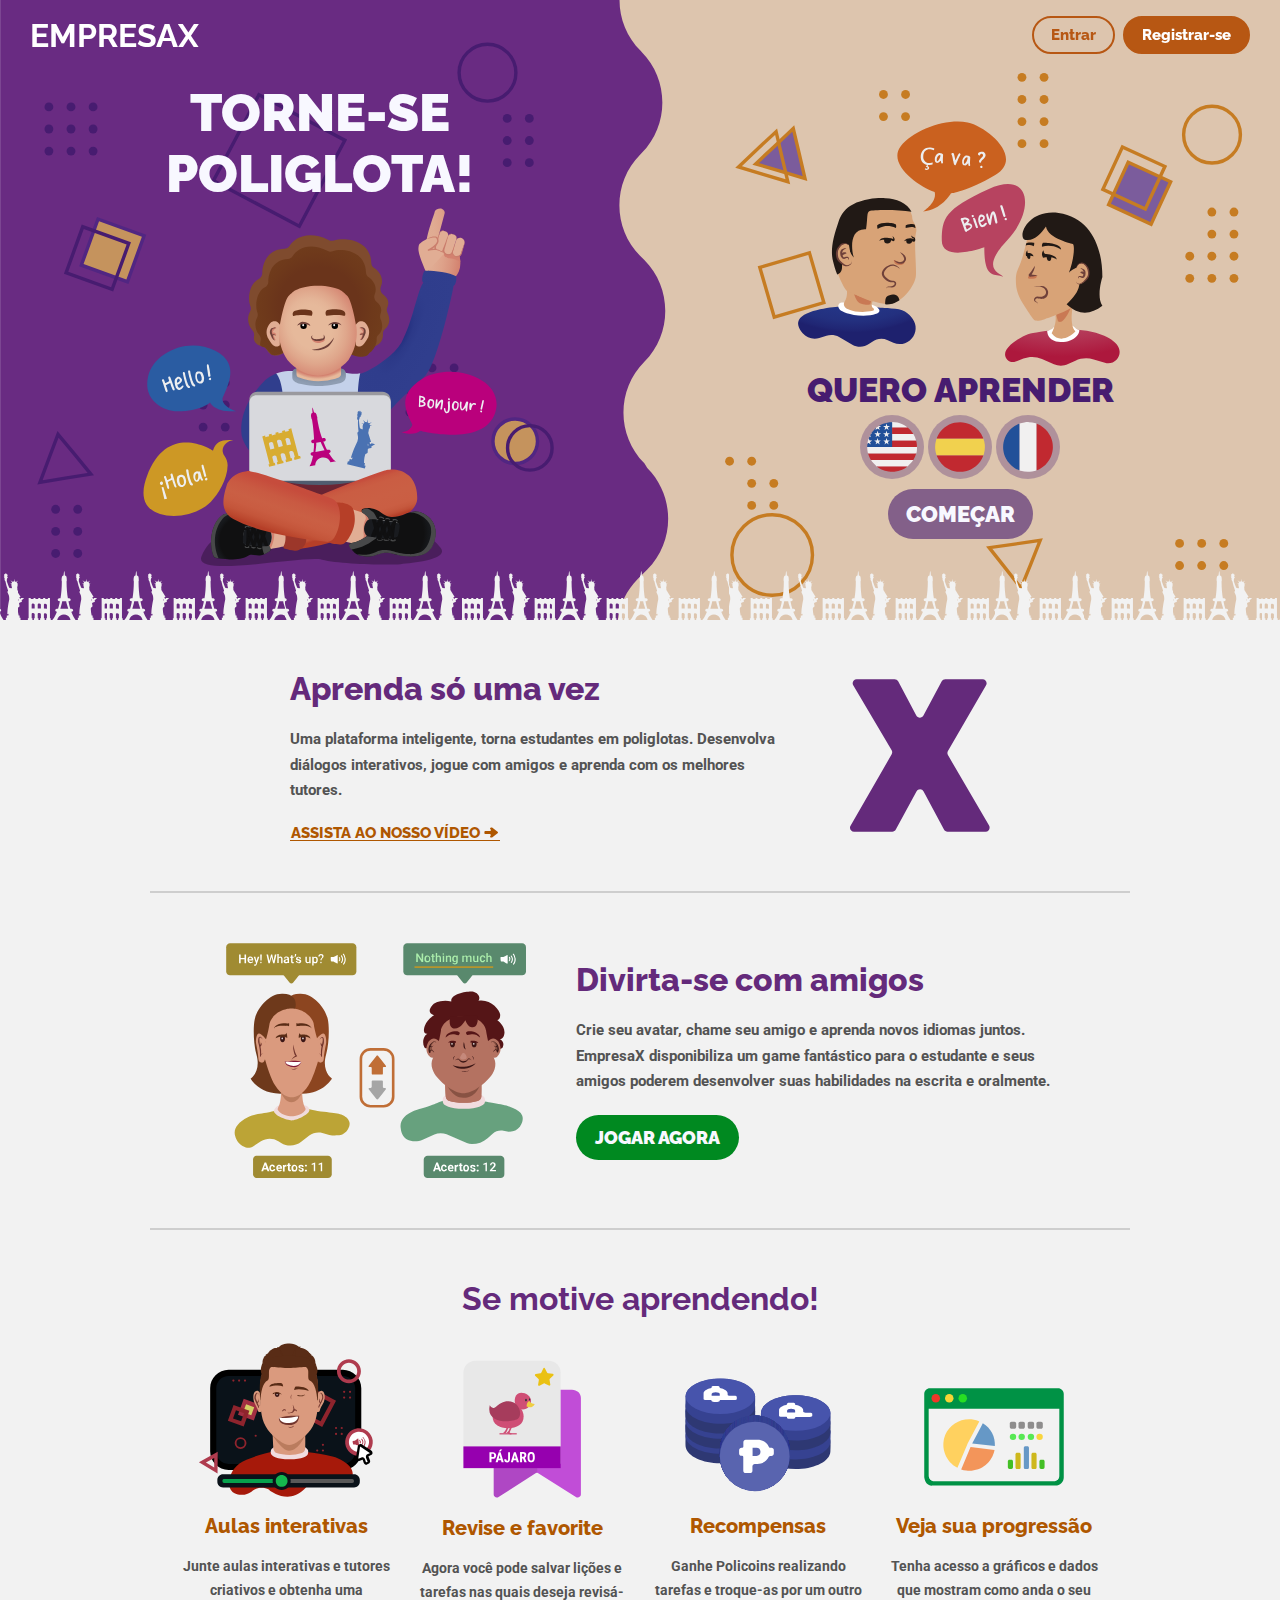
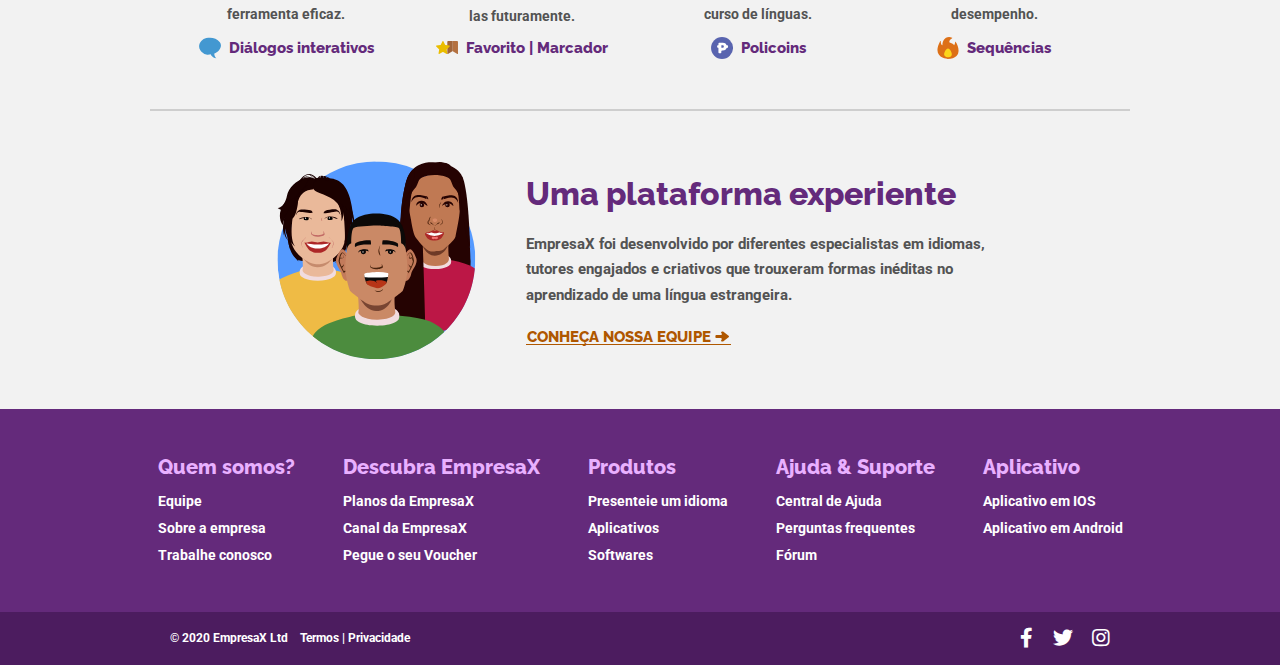
<file: index.html>
<!DOCTYPE html>
<html lang="en">
<head>
    <meta charset="UTF-8">
    <title>EmpresaX - Aprenda novas línguas</title>
    
    <link rel="stylesheet" href="nav-bar.css">
    <link rel="stylesheet" href="nav-bar-mediaqueries.css">
    <link rel="stylesheet" href="container-background.css">
    <link rel="stylesheet" href="container-banner.css">
    <link rel="stylesheet" href="container-mediaqueries.css">
    <link rel="stylesheet" href="paises.css">
    <link rel="stylesheet" href="videoempresa.css">
    <link rel="stylesheet" href="videoempresa-mediaqueries.css">
    <link rel="stylesheet" href="infos.css">
    <link rel="stylesheet" href="infos-mediaqueries.css">
    <link rel="stylesheet" href="infos2.css">
    <link rel="stylesheet" href="infos2-mediaqueries.css">
    <link rel="stylesheet" href="info-especializada.css">
    <link rel="stylesheet" href="info-especializada-mediaqueries.css">
    <link rel="stylesheet" href="footer.css">
    <link rel="stylesheet" href="footer-mediaqueries.css">
    <link rel="stylesheet" href="worldlang.css">
    
    <meta name="viewport" content="width=device-width, initial-scale=1">
    
    <!-- Font Awesome -->
    
    <link rel="stylesheet" href="font-awesome/css/all.min.css">
    
    <!-- Google Fonts -->
    
    <link href="https://fonts.googleapis.com/css2?family=Raleway:wght@800;900&display=swap" rel="stylesheet">
    <link href="https://fonts.googleapis.com/css2?family=Roboto:wght@300&display=swap" rel="stylesheet">
    
</head>
<body>

    <nav class="nav-bar-big">
        <nav class="nav-bar">
           <nav class="nav-bar-center">
                <h1>EMPRESAX</h1>
                
                <div class="xis">
                    <div class="menu-bar"></div>
                    <div class="menu-bar"></div>
                </div>
                
                <div class="menu">
                    <div class="menu-bar"></div>
                    <div class="menu-bar"></div>
                    <div class="menu-bar"></div>
                </div>
                
                <div class="buttoms">
                    <a href="login.html"><button class="login">Entrar</button></a>
                    <a href="register.html"><button class="register">Registrar-se</button></a>
                </div>
           </nav>
           
           <div class="nav-bar-info">
                <div class="nav-bar-info-center">
                    <a href="login.html">
                        <h1>Entrar</h1>
                    </a>
                    <a href="register.html">
                        <h1>Registrar-se</h1>
                    </a>
                </div>
           </div>
           
        </nav>
    </nav>
    
    <div class="container">
        <div class="background">
            <div class="bottom1">
                <img class="fig1" src="objetos/bolinhas_dois.svg" alt="">
            </div>
            <div class="bottom2">
                <img class="fig2" src="objetos/quadrado_um.svg" alt="">
            </div>
            <div class="bottom3">
                <img class="fig3" src="objetos/quadrado_dois.svg" alt="">
            </div>
            <div class="bottom4">
                <img class="fig4" src="objetos/figura_um.svg" alt="">
            </div>
            <div class="bottom5">
                <img class="fig5" src="objetos/figura_dois.svg" alt="">
            </div>      
            <div class="bottom6">
                <img class="fig6" src="objetos/bola_dois.svg" alt="">
            </div>
            <div class="bottom7">
                <img class="fig7" src="objetos/bolinhas_dois.svg" alt="">
            </div>
            <div class="bottom8">
                <img class="fig8" src="objetos/bolinhas_um.svg" alt="">
            </div>
            <div class="bottom10">
                <img class="fig10" src="objetos/triangulo_tres.svg" alt="">
            </div>            
            <div class="bottom11">
                <img class="fig11" src="objetos/bolinhas_cinco.svg" alt="">
            </div>
            <div class="bottom12">
                <img class="fig12" src="objetos/bolinhas_quatro.svg" alt="">
            </div>
            <div class="bottom13">
                <img class="fig13" src="objetos/bolinhas_sete.svg" alt="">
            </div>
            <div class="bottom14">
                <img class="fig14" src="objetos/bolinhas_seis.svg" alt="">
            </div>
            <div class="bottom15">
                <img class="fig15" src="objetos/bolinhas_oito.svg" alt="">
            </div>
            <div class="bottom16">
                <img class="fig16" src="objetos/bola_quatro.svg" alt="">
            </div>
            <div class="bottom17">
                <img class="fig17" src="objetos/bola_tres.svg" alt="">
            </div>
            <div class="bottom18">
                <img class="fig18" src="objetos/quadrado_quatro.svg" alt="">
            </div>
            <div class="bottom19">
                <img class="fig19" src="objetos/triangulo_um.svg" alt="">
            </div>
            <div class="bottom20">
                <img class="fig20" src="objetos/quadrado_tres.svg" alt="">
            </div>

            <!-- BORDAS -->

            <div class="bordas">
                <img class="bordas-img" src="objetos/bordas.svg" alt="">
            </div>

            <!-- BORDAS -->

        </div>

        <!-- ******************* BANNER ******************* -->

        <div class="banner">
                <nav class="nav-intercept"></nav>
                <div class="banner-center-info">
                    <div class="banner-info">
                        <div class="banner-text-info">
                            <h1>TORNE-SE POLIGLOTA!</h1>
                        </div>
                        <div class="banner-image-info">
                            <img class="garoto" src="objetos/garoto-banner.svg" alt="">
                        </div>
                    </div>
                </div>
                <div class="bordarodape">

                </div>
                <div class="banner-center-lang">
                    <div class="banner-lang">
                       <div class="banner-image-lang">
                            <img class="conversa" src="objetos/conversa.svg" alt="">
                        </div>
                        <div class="banner-lang-text">
                            <h1>QUERO APRENDER</h1>
                        </div>
                        <div class="paises">
                            <div class="paises-center">
                                <div class="ingles">
                                    <img src="objetos/ingles.svg" alt="">
                                </div>
                                <div class="espanhol">
                                    <img src="objetos/espanhol.svg" alt="">
                                </div>
                                <div class="frances">
                                    <img src="objetos/frances.svg" alt="">
                                </div>
                            </div>
                        </div>
                        <a class="linguaselecionada">
                            <button class="button">
                                COMEÇAR
                            </button>
                        </a> 

                    </div>
                </div>
                <footer></footer>
            </div>
        </div>

    <div class="videoempresa">
        <div class="empresa-center">
            <div class="empresa">

                <div class="empresa-text">
                    <h1>Aprenda só uma vez</h1>
                    <h3>Uma plataforma inteligente, torna estudantes em poliglotas. Desenvolva diálogos interativos, jogue com amigos e aprenda com os melhores tutores.</h3>
                    <a href="#">assista ao nosso vídeo <img src="objetos/seta.svg" alt=""></a>
                </div>
                
                <div class="empresa-img">
                    <img src="objetos/empresax.svg" alt="">
                </div>
                
            </div>
        </div>
    </div>
   
    <!-- BORDAS -->
    
    <div class="back-borda">
        <div class="borda-article"></div> 
    </div>
    
    <!-- BORDAS --> 
   
    <div class="infos">
        <div class="game-center">
            <div class="game">
                <div class="game-img">
                    <img src="objetos/game.svg" alt="">
                </div>
                <div class="game-text">
                    <h1>Divirta-se com amigos</h1>
                    <h3>Crie seu avatar, chame seu amigo e aprenda novos idiomas juntos. EmpresaX disponibiliza um game fantástico para o estudante e seus amigos poderem desenvolver suas habilidades na escrita e oralmente.</h3>
                    <button>jogar agora</button>
                </div>
            </div>
        </div>
    </div>

    <!-- BORDAS -->
    
    <div class="back-borda">
        <div class="borda-article"></div> 
    </div>
    
    <!-- BORDAS --> 
   
    <div class="infos2">
        
       <div class="fouritems-center">
          
           <div class="fouritems-text">
               <h1>Se motive aprendendo!</h1>
           </div>
           
           <article class="fouritems">
               
                <div class="interativo">
                   <div class="interativo-img">
                       <img src="objetos/fouritems-interativo.svg" alt="">
                   </div>                    
                    <div class="interativo-text">
                        <h1>Aulas interativas</h1>
                        <h3>Junte aulas interativas e tutores criativos e obtenha uma ferramenta eficaz.</h3>
                        <h4><img src="objetos/dialogo.svg" alt=""> &nbsp; Diálogos interativos</h4>
                    </div>
                </div>
               
                <div class="favorito">
                    <div class="favorito-img">
                        <img src="objetos/fouritems-favorito.svg" alt="">
                    </div>                    
                    <div class="favorito-text">
                        <h1>Revise e favorite</h1>
                        <h3>Agora você pode salvar lições e tarefas nas quais deseja revisá-las futuramente.</h3>
                        <h4><img src="objetos/marcador.svg" alt=""> &nbsp; Favorito | Marcador</h4>
                    </div>
                </div>
               
                <div class="policoins">
                   <div class="policoins-img">
                       <img src="objetos/fouritems-policoins.svg" alt="">
                   </div>                    
                    <div class="policoins-text">
                        <h1>Recompensas</h1>
                        <h3>Ganhe Policoins realizando tarefas e troque-as por um outro curso de línguas.</h3>
                        <h4><img src="objetos/policoin.svg" alt=""> &nbsp; Policoins</h4>
                    </div>
                </div>
               
                <div class="grafico">
                    <div class="grafico-img">
                        <img src="objetos/fouritems-grafico.svg" alt="">
                    </div>
                    <div class="grafico-text">
                        <h1>Veja sua progressão</h1>
                        <h3>Tenha acesso a gráficos e dados que mostram como anda o seu desempenho.</h3>
                        <h4><img src="objetos/sequencia.svg" alt=""> &nbsp; Sequências</h4>
                    </div>
                </div>
                
            </article>
       </div>
    </div>
    
    <!-- BORDAS -->
    
    <div class="back-borda">
        <div class="borda-article"></div> 
    </div>
    
    <!-- BORDAS -->  
    
    <div class="info-especializada">
        <div class="especializada-center">
            <div class="especializada">
                <div class="especializada-img">
                    <img src="objetos/equipe.svg" alt="">
                </div>
                <div class="especializada-text">
                    <h1>Uma plataforma experiente</h1>
                    <h3>EmpresaX foi desenvolvido por diferentes especialistas em idiomas, tutores engajados e criativos que trouxeram formas inéditas no aprendizado de uma língua estrangeira.</h3>
                    <a href="equipe.html">conheça nossa equipe <img src="objetos/seta.svg" alt=""></a>
                </div>
            </div>
        </div>
    </div>
    
    <div class="footer-center">
       
        <footer class="footer">        
            
            <div class="blockall1">
                
                <div class="block1">
                    <h1>Quem somos?</h1>
                    <h2><a href="">Equipe</a></h2>
                    <h2><a href="">Sobre a empresa</a></h2>
                    <h2><a href="">Trabalhe conosco</a></h2>
                </div>

                <div class="block2">
                    <h1>Descubra EmpresaX</h1>
                    <h2><a href="">Planos da EmpresaX</a></h2>
                    <h2><a href="">Canal da EmpresaX</a></h2>
                    <h2><a href="">Pegue o seu Voucher</a></h2>
                </div>
                
            </div>
                
            <div class="blockall2">
                
                <div class="block3">
                    <h1>Produtos</h1>
                    <h2><a href="">Presenteie um idioma</a></h2>
                    <h2><a href="">Aplicativos</a></h2>
                    <h2><a href="">Softwares</a></h2>
                </div>

                <div class="block4">
                    <h1>Ajuda & Suporte</h1>
                    <h2><a href="">Central de Ajuda</a></h2>
                    <h2><a href="">Perguntas frequentes</a></h2>
                    <h2><a href="">Fórum</a></h2>
                </div>
                
            </div>
                
            <div class="blockall3">
                
                <div class="block5">
                    <h1>Aplicativo</h1>
                    <h2><a href="">Aplicativo em IOS</a></h2>
                    <h2><a href="">Aplicativo em Android</a></h2>
                </div>
                
            </div>
            
        </footer> 
        
    </div>
     
    <div class="borda-footer">
        <div class="borda-footer-center">
            <div class="borda-text">
                <h1>© 2020 EmpresaX Ltd</h1>
                <h1>Termos | Privacidade</h1>
            </div>
            <div class="borda-medias">
                <ul>
                    <li><a href="" class="fab fa-facebook-f"></a></li>
                    <li><a href="" class="fab fa-twitter"></a></li>
                    <li><a href="" class="fab fa-instagram"></a></li>
                </ul>
            </div>
        </div>
    </div>
    
    <!-- JAVASCRIPT -->
    
    <script src="script.js"></script>
    <script src="nav-menu.js"></script>
    <script src="nav-intersection-observer.js"></script>
    <script src="nav-big-intersection-observer.js"></script>
</body>
</html>
</file>
<file: nav-bar.css>
@charset "UTF-8";
/* DECLARAÇÃO DE VARIÁVEIS */
:root {
  --nav-bar-color: #d7c5af;
  --menu-bar-color: #642a7b;
  --nav-bar-shadow: ;
  --info-display: none;
  --info-flex: none;
  --menu: block;
  --xis: none;
  --nav-bar-background-big: transparent;
  --nav-bar-color-big: white;
  --nav-bar-shadow-big: ;
  --buttom-color: white;
  --buttom-background: #b75713;
  --buttom-background-hover: #d46b21;
  --buttom-background-first: transparent;
  --buttom-color-first: white; }

/* VARIÁVEIS PARA TAMANHO PEQUENO */
.inverse {
  --menu-bar-color: #642a7b;
  --nav-bar-color: #d7c5af;
  --nav-bar-shadow: 0px 5px 7px rgba(0,0,0,0.07); }

.color {
  --menu-bar-color: white;
  --nav-bar-color: #642a7b;
  --nav-bar-shadow: 0px 5px 7px rgba(0,0,0,0.07); }

.display {
  --info-display: block;
  --info-flex: flex;
  --page-overflow: hidden;
  --menu: none;
  --xis: block; }

/* VARIÁVEIS PARA TAMANHO GRANDE */
.inverseBig {
  --nav-bar-background-big: #642a7b;
  --nav-bar-color-big: white;
  --nav-bar-shadow: 0px 5px 7px rgba(0,0,0,0.07); }

.inverseButtom {
  --buttom-background: white;
  --buttom-color: #642a7b;
  --buttom-background-hover: white;
  --buttom-background-inverse: rgba(255, 255, 255, 0.1);
  --buttom-color-inverse: #883fa5; }

/* TAMANHO GRANDE */
.login, .register {
  font-family: 'Raleway', sans-serif;
  font-weight: 800;
  border-radius: 25px;
  padding: 8px 17px;
  font-size: 15px;
  cursor: pointer; }

.login {
  background: var(--buttom-background-first);
  color: var(--buttom-background);
  border: 2px solid var(--buttom-background);
  margin: 0 4px;
  transition: color 0.25s ease, border 0.25s ease, background 0.25s ease; }

.login:hover {
  color: var(--buttom-background-hover);
  border: 2px solid var(--buttom-background-hover);
  background: var(--buttom-background-inverse); }

.register {
  background: var(--buttom-background);
  color: var(--buttom-color);
  border: 2px solid var(--buttom-background);
  transition: background 0.25s ease, border 0.25s ease, color 0.25s ease; }

.register:hover {
  background: var(--buttom-background-hover);
  border: 2px solid var(--buttom-background-hover);
  color: var(--buttom-color-inverse, white); }

.nav-bar {
  width: 100%;
  position: fixed;
  z-index: 1000; }

.nav-bar-center {
  color: var(--nav-bar-color-big);
  background: var(--nav-bar-background-big);
  box-shadow: var(--nav-bar-shadow);
  height: 70px;
  width: 100%;
  box-sizing: border-box;
  padding: 30px;
  font-family: 'Raleway', sans-serif;
  transition: .25s ease background, .25s ease color;
  display: flex;
  justify-content: space-between;
  align-items: center; }

.nav-bar-info-center {
  display: none; }

/*# sourceMappingURL=nav-bar.css.map */
</file>
<file: nav-bar-mediaqueries.css>
@charset "UTF-8";
@media only screen and (max-width: 700px) {
  /* PARTE DO MENU PARA TELAS PEQUENAS */
  body {
    overflow: var(--page-overflow); }

  .buttoms {
    display: none; }

  .colorDisplay {
    --menu-bar-color: white;
    --nav-bar-color: #642a7b;
    --nav-bar-shadow: 0px 5px 7px rgba(0,0,0,0.07); }

  .menu .menu-bar {
    background: white;
    width: 30px;
    height: 4px;
    border-radius: 60px;
    transition: .25s ease background; }

  .menu .menu-bar:nth-child(2) {
    margin: 4px 0; }

  .menu {
    display: none;
    cursor: pointer; }

  /* PARTE PARA LOGIN */
  .nav-bar-info {
    display: none;
    height: calc(100vh - 70px);
    width: 100%;
    background: #3e184d; }

  .nav-bar-center {
    background: var(--nav-bar-color);
    box-shadow: var(--nav-bar-shadow);
    color: var(--menu-bar-color); }

  .menu .menu-bar {
    background: var(--menu-bar-color); }

  /* PARTE PARA INFO */
  .nav-bar-info {
    display: var(--info-flex);
    flex-direction: column;
    justify-content: space-around;
    align-items: center;
    font-family: 'Raleway', sans-serif;
    transition: .25s ease background; }

  .nav-bar-info a {
    border-radius: 50px;
    padding: 8px 17px;
    border: 4px solid white;
    text-decoration: none;
    font-size: 25px;
    color: white; }

  .nav-bar-info-center {
    display: var(--info-flex);
    flex-direction: column;
    justify-content: space-between;
    align-items: center;
    text-align: center;
    height: 130px; }

  .menu {
    display: var(--menu); }

  /* BOTÃO DE XIS */
  .xis {
    margin-top: 4px;
    display: var(--xis);
    cursor: pointer; }

  .xis .menu-bar {
    background: white;
    width: 30px;
    height: 4px;
    border-radius: 60px; }

  .xis .menu-bar:nth-child(2) {
    margin-left: 4px; }

  .xis .menu-bar:nth-child(1) {
    transform: rotate(45deg); }

  .xis .menu-bar:nth-child(2) {
    transform: rotate(-45deg) translateY(-6px); } }

/*# sourceMappingURL=nav-bar-mediaqueries.css.map */
</file>
<file: container-background.css>
* {
    margin: 0;
    padding: 0;
}

.container {
    height: 100%;
}

.background {
    background-image: url(objetos/wallpaper.svg);
    background-position: center;
    background-repeat: no-repeat;
    background-size: cover;
    height: 620px;
    width: 100%;
    display: -ms-grid;
    display: grid;
    overflow: hidden;
    -ms-grid-columns: (12%)[4] 4% (12%)[4];
    grid-template-columns: repeat(4, 12%) 4% repeat(4, 12%);
    -ms-grid-rows: 20px (25%)[4];
    grid-template-rows: 20px repeat(4, 150px);
        grid-template-areas:
        "d  d  d  d  bordas e   e   e   e"
        "b1 b2 b2 b5 bordas b10 b11 b12 b16"
        "b3 b3 b  b5 bordas b20 a   a   b18"
        "b4 b8 b7 b6 bordas b13 a   a   b14"
        "b4 b9 b9 b6 bordas b17 c   b19 b15"
    ;
    position: absolute;
    z-index: 0;
}

.bordas {
    -ms-grid-row: 1;
    -ms-grid-row-span: 5;
    -ms-grid-column: 5;
    grid-area: bordas;
}

.bordas img {
    width: 90px;
    display: block;
    position: absolute;
    left: calc(50% - 45px);
}

.bottom1 {
    grid-area: b1;
}

.bottom2 {
    grid-area: b2;
}

.bottom3 {
    grid-area: b3;
}

.bottom4 {
    grid-area: b4;
}

.bottom5 {
    grid-area: b5;
}

.bottom6 {
    grid-area: b6;
}

.bottom7 {
    grid-area: b7;
}

.bottom8 {
    grid-area: b8;
}

.bottom9 {
    grid-area: b9;
}

.bottom10 {
    grid-area: b10;
}

.bottom11 {
    grid-area: b11;
}

.bottom12 {
    grid-area: b12;
}

.bottom13 {
    grid-area: b13;
}

.bottom14 {
    grid-area: b14;
}

.bottom15 {
    grid-area: b15;
}

.bottom16 {
    grid-area: b16;
}

.bottom17 {
    grid-area: b17;
}

.bottom18 {
    grid-area: b18;
}

.bottom19 {
    grid-area: b19;
}

.bottom20 {
    grid-area: b20;
}

.fig1,
.fig2, 
.fig3, 
.fig4, 
.fig5, 
.fig6, 
.fig7, 
.fig8,
.fig10,
.fig11,
.fig12, 
.fig13, 
.fig14, 
.fig15, 
.fig16, 
.fig17, 
.fig18,
.fig19,
.fig20{
    width: 170px;
}

.fig1 {
    position: absolute;
    -webkit-transform: translateY(24px) translateX(-14px);
        -ms-transform: translateY(24px) translateX(-14px);
            transform: translateY(24px) translateX(-14px);
}

.fig2 {
    position: absolute;
    -webkit-transform: translateY(55px) translateX(40px);
        -ms-transform: translateY(55px) translateX(40px);
            transform: translateY(55px) translateX(40px);
}

.fig3 {
    position: absolute;
    -webkit-transform: translateY(0px) translateX(20px);
        -ms-transform: translateY(0px) translateX(20px);
            transform: translateY(0px) translateX(20px);
}

.fig4 {
    -webkit-transform: translateY(90px) translateX(-19px);
        -ms-transform: translateY(90px) translateX(-19px);
            transform: translateY(90px) translateX(-19px);
}

.fig5 {
    position: absolute;
    -webkit-transform: translateY(0px) translateX(-50px);
        -ms-transform: translateY(0px) translateX(-50px);
            transform: translateY(0px) translateX(-50px);
}

.fig6 {
    position: absolute;
    -webkit-transform: translateY(40px) translateX(-25px);
        -ms-transform: translateY(40px) translateX(-25px);
            transform: translateY(40px) translateX(-25px);
}

.fig7 {
    position: absolute;
    -webkit-transform: translateY(-15px) translateX(40px);
        -ms-transform: translateY(-15px) translateX(40px);
            transform: translateY(-15px) translateX(40px);
}

.fig8 {
    position: absolute;
    -webkit-transform: translateY(0px) translateX(-25px);
        -ms-transform: translateY(0px) translateX(-25px);
            transform: translateY(0px) translateX(-25px);
}

.fig11 {
    position: absolute;
    -webkit-transform: translateY(0px) translateX(-10px);
        -ms-transform: translateY(0px) translateX(-10px);
            transform: translateY(0px) translateX(-10px);
}

.fig12 {
    position: absolute;
    -webkit-transform: translateY(5px) translateX(-25px);
        -ms-transform: translateY(5px) translateX(-25px);
            transform: translateY(5px) translateX(-25px);
}

.fig13 {
    position: absolute;
    -webkit-transform: translateY(79px) translateX(0px);
        -ms-transform: translateY(79px) translateX(0px);
            transform: translateY(79px) translateX(0px);
}

.fig14 {
    position: absolute;
    -webkit-transform: translateY(-160px) translateX(0px);
        -ms-transform: translateY(-160px) translateX(0px);
            transform: translateY(-160px) translateX(0px);
}

.fig15 {
    position: absolute;
    -webkit-transform: translateY(0px) translateX(-10px);
        -ms-transform: translateY(0px) translateX(-10px);
            transform: translateY(0px) translateX(-10px);
}

.fig16 {
    position: absolute;
    -webkit-transform: translateY(30px) translateX(0px);
        -ms-transform: translateY(30px) translateX(0px);
            transform: translateY(30px) translateX(0px);
}

.fig17 {
    position: absolute;
    -webkit-transform: translateY(0px) translateX(20px);
        -ms-transform: translateY(0px) translateX(20px);
            transform: translateY(0px) translateX(20px);
}

.fig18 {
    position: absolute;
    -webkit-transform: translateY(-70px) translateX(-75px);
        -ms-transform: translateY(-70px) translateX(-75px);
            transform: translateY(-70px) translateX(-75px);
}

.fig19 {
    position: absolute;
    -webkit-transform: translateY(10px) translateX(-45px);
        -ms-transform: translateY(10px) translateX(-45px);
            transform: translateY(10px) translateX(-45px);
}

.fig10 {
    position: absolute;
    -webkit-transform: translateY(50px) translateX(20px);
        -ms-transform: translateY(50px) translateX(20px);
            transform: translateY(50px) translateX(20px);
}

.fig20 {
    position: absolute;
    -webkit-transform: translateY(30px) translateX(40px);
        -ms-transform: translateY(30px) translateX(40px);
            transform: translateY(30px) translateX(40px);
}
</file>
<file: container-banner.css>
/* BANNERS & LANGUAGES */

.banner-center {
    height: 100%;
    height: auto;
}

.banner {
    height: 620px;
    display: flex;
    flex-wrap: wrap;
    position: relative;
    width: 100%;
    text-align: center;
    font-family: 'Raleway', sans-serif;
    color: ghostwhite;
}

.banner-center-info,
.banner-center-lang {
    width: 50%;
    height: 480px;
}

.banner nav {
    width: 100%;
    height: 90px;
}

.banner footer {
    width: 100%;
    height: 50px;
}

/* BANNER DIREITO */

.banner-center-info {
    /* background: rgba(195, 83, 42, 0.5); */
    display: flex;
    justify-content: center;
    align-items: center;
}

.banner-info {
    /* background: rgba(42, 166, 195, 0.5); */
    font-size: 26px;
    max-width: 500px;
}

.banner-info h1 {
    font-weight: 900;
}

.banner-image-info {
    padding: 0 30px;
}

.banner-image-info img {
    max-width: 360px;
}

/* BANNER ESQUERDO */

.banner-center-lang {
    /* background: rgba(54, 42, 195, 0.5); */ 
    display: flex;
    justify-content: center;
    align-items: center;
}

.banner-lang {
    /* background: rgba(42, 166, 195, 0.5); */
    max-width: 415px;
    width: 100%;
}

.banner-image-lang {
    padding: 0 40px;
}

.banner-image-lang img {
    max-width: 360px;
}

.banner-lang-text {    
    font-size: 17px;
    color: #471c70;
}

.banner-lang-text h1 {
    font-weight: 900;
}

/* PAÍSES */

.paises {
    display: flex;
    justify-content: center;
    align-items: center;
    margin: 5px 0 10px;
}

.paises-center {
    display: flex;
    flex-direction: row;
    justify-content: space-between;
    align-items: center;
    width: 200px;
}

.frances,
.ingles,
.espanhol {
    width: 64px;
    height: 64px;
    background: rgba(71, 28, 112);
    background: rgba(71, 28, 112, 0.3);
    display: flex;
    border-radius: 100%;
    justify-content: center;
    align-content: center;
    cursor: pointer;
}

.frances img,
.ingles img,
.espanhol img {
    width: 50px;
}

/* BOTÃO */

.banner .button {
    background: rgba(71, 28, 112, 0.6);
    color: ghostwhite;
    font-family: 'Raleway', sans-serif;
    border: none;
    border-radius: 25px;
    padding: 12px 18px; 
    font-size: 22px;
    font-weight: 900;
    transition: background 0.5s ease;
}

/* RODAPÉ DOS PAÍSES */

.banner footer {
    /* background: rgba(212, 14, 189, 0.5); */
    background-image: url(objetos/paises.svg);
    background-position: center;
    background-repeat: repeat;  
}
</file>
<file: container-mediaqueries.css>
@media only screen and (max-width: 1000px) {
    
    .fig1,
    .fig2, 
    .fig3, 
    .fig4, 
    .fig5, 
    .fig6, 
    .fig7, 
    .fig8,
    .fig10,
    .fig11,
    .fig12, 
    .fig13, 
    .fig14, 
    .fig15, 
    .fig16, 
    .fig17, 
    .fig18,
    .fig19, 
    .fig20 {
        width: 157px;
    }

    .fig1 {
        -webkit-transform: translateX(-28px) translateY(24px);
            -ms-transform: translateX(-28px) translateY(24px);
                transform: translateX(-28px) translateY(24px);
    }

    .fig2 {
        position: absolute;
        -webkit-transform: translateX(30px) translateY(55px);
            -ms-transform: translateX(30px) translateY(55px);
                transform: translateX(30px) translateY(55px);
    }

    .fig4 {
        -webkit-transform: translateX(-28px) translateY(90px);
            -ms-transform: translateX(-28px) translateY(90px);
                transform: translateX(-28px) translateY(90px);
    }

    .fig5 {
        position: absolute;
        -webkit-transform: translateX(-71px);
            -ms-transform: translateX(-71px);
                transform: translateX(-71px);
    }

    .fig6 {
        position: absolute;
        -webkit-transform: translateX(-55px) translateY(55px);
            -ms-transform: translateX(-55px) translateY(55px);
                transform: translateX(-55px) translateY(55px);
    }

    .fig7 {
        position: absolute;
        -webkit-transform: translateX(5px) translateY(-15px);
            -ms-transform: translateX(5px) translateY(-15px);
                transform: translateX(5px) translateY(-15px);
    }

    .fig8 {
        position: absolute;
        -webkit-transform: translateX(-55px) translateY(0px);
            -ms-transform: translateX(-55px) translateY(0px);
                transform: translateX(-55px) translateY(0px);
    }

    .fig11 {
        position: absolute;
        -webkit-transform: translateY(0px) translateX(-10px);
            -ms-transform: translateY(0px) translateX(-10px);
                transform: translateY(0px) translateX(-10px);
    }

    .fig12 {
        position: absolute;
        -webkit-transform: translateY(5px) translateX(-30px);
            -ms-transform: translateY(5px) translateX(-30px);
                transform: translateY(5px) translateX(-30px);
    }

    .fig13 {
        position: absolute;
        -webkit-transform: translateY(79px) translateX(0px);
            -ms-transform: translateY(79px) translateX(0px);
                transform: translateY(79px) translateX(0px);
    }

    .fig14 {
        position: absolute;
        -webkit-transform: translateY(-160px) translateX(-45px);
            -ms-transform: translateY(-160px) translateX(-45px);
                transform: translateY(-160px) translateX(-45px);
    }

    .fig15 {
        position: absolute;
        -webkit-transform: translateY(0px) translateX(-50px);
            -ms-transform: translateY(0px) translateX(-50px);
                transform: translateY(0px) translateX(-50px);
    }

    .fig16 {
        position: absolute;
        -webkit-transform: translateY(30px) translateX(-40px);
            -ms-transform: translateY(30px) translateX(-40px);
                transform: translateY(30px) translateX(-40px);
    }

    .fig17 {
        position: absolute;
        -webkit-transform: translateY(0px) translateX(8px);
            -ms-transform: translateY(0px) translateX(8px);
                transform: translateY(0px) translateX(8px);
    }

    .fig18 {
        position: absolute;
        -webkit-transform: translateY(-70px) translateX(-75px);
            -ms-transform: translateY(-70px) translateX(-75px);
                transform: translateY(-70px) translateX(-75px);
    }

    .fig19 {
        position: absolute;
        -webkit-transform: translateY(10px) translateX(-45px);
            -ms-transform: translateY(10px) translateX(-45px);
                transform: translateY(10px) translateX(-45px);
    }

    .fig10 {
        position: absolute;
        -webkit-transform: translateY(50px) translateX(0px);
            -ms-transform: translateY(50px) translateX(0px);
                transform: translateY(50px) translateX(0px);
    }

    .fig20 {
        position: absolute;
        -webkit-transform: translateY(30px) translateX(0px);
            -ms-transform: translateY(30px) translateX(0px);
                transform: translateY(30px) translateX(0px);
    }
}

@media screen and (max-width: 700px){
    
    .container {
        height: 100%;
        height: auto;
    }
    
    .banner {
        width: 100%;
        height: 100%;
        height: auto;
    }
    
    .background {
        display: none;
    }
    
    .banner-info {
        width: 360px;
        font-size: 25px;
    }
    
    .banner nav {
        background-color: #d7c5af;
        order: 7;
    }
    
    .banner-center-lang {
        padding: 0px 0 15px;
        height: 430px;
        -webkit-box-flex: 1;
            -ms-flex: 1 0 100%;
                flex: 1 0 100%;
        background-color: #d7c5af;
        background-image: url(objetos/banner-direito.svg);
        background-position:bottom;
        background-repeat: repeat-x;
        order: 8;
    }
    
    .banner .bordarodape {
        background-repeat: no-repeat;
        background-position: center;
        background-size: cover;
        background-color: #642a7b;
        background-image: url(objetos/borda-lateral.svg);
        display: block;
        height: 70px;
        -webkit-box-flex: 1;
            -ms-flex: 1 0 100%;
                flex: 1 0 100%;
        order: 9;
    }
    
    .banner-center-info {
        height: 470px;
        -webkit-box-flex: 1;
            -ms-flex: 1 0 100%;
                flex: 1 0 100%;
        padding: 35px 0;
        background-color: #642a7b;
        background-image: url(objetos/banner-esquerdo.svg);
        background-position:bottom;
        background-repeat: repeat-x;
        order: 10;
    }
    
    .banner footer {
        background-color: #642a7b;
        order: 11;
    }
    
    .banner-image-info {
        padding: 0;   
    }
}

@media screen and (max-width: 475px){
    
    .banner-image-lang {
        padding: 0;
    }
    
    .banner-lang-text h1 {
        font-size: 29px;
    }
    
    .banner-text-info h1 {
        font-size: 45px;
    }
    
    .banner-center-lang {
        background-size: cover;
    }
    
    .banner-center-info {
        background-size: cover;
    }
    
    .banner-center-info img {
        width: 260px;
    }
    
    .banner-image-lang img {
        width: 240px;
    }
}
</file>
<file: paises.css>
.pais {
    background: rgba(214, 104, 9, 0.71);
    transition: 0.3s ease;
}

.botao {
    background: #008920!important;
    transition: 0.1s ease; 
}

.botao:hover {
    background: #045d19!important;
    cursor: pointer;
}
</file>
<file: videoempresa.css>
.videoempresa {
    width: 100%;
    background: rgba(0, 0, 0, 0.05);
}

.empresa-center {
    width: 100%;
    height: 100%;
    height: auto;
    display: flex;
    justify-content: center;
    align-items: center;
    padding: 50px 0;
}

.empresa {
    /* background: blue; */
    height: 100%;
    height: auto;
    display: flex;
    justify-content: space-between;
}

.empresa-img {
    height: 100%;
    height: auto;
    width: 140px;
    /* background: purple; */
    display: flex;
    justify-content: center;
    align-items: center;
}

.empresa-img img {
    width: 100%;
}

.empresa-text {
    margin-right: 50px;
    height: 100%;
    height: auto;
    width: 510px;
    font-family: 'Roboto', sans-serif;
    /* background: grey; */
    display: flex;
    flex-direction: column;
    justify-content: center;
}

.empresa-text h1 {
    font-family: 'Raleway', sans-serif;
    font-weight: 800;
    color: #642A7B;
}

.empresa-text h3 {
    margin: 20px 0;
    font-size: 15px;
    color: #535353;
    line-height: 1.7em;
}

.empresa-text a {
    text-decoration: none;
    text-transform: uppercase;
    font-family: 'Raleway', sans-serif;
    font-weight: 800;
    font-size: 15px;
    height: 16px;
    width: 210px;
    transition: 0.1s ease;
    color: #af5700;
    border-bottom: 1px solid #af5700;
    text-align: center;
}

.empresa-text img {
    display: inline;
    height: 11px;
}
</file>
<file: videoempresa-mediaqueries.css>
@media only screen and (max-width: 1000px) {
    .empresa-center {
        padding: 0px;
    }

    .empresa-text {
        margin-right: 0;
        text-align: center;
        width: 604px;
        order: 0;
    }
    
    .empresa {
        box-sizing: border-box;
        padding: 40px;
        display: flex;
        flex-direction: column;
        height: 100%;
        height: auto;
    }
    
    .empresa-img {
        margin: 0 auto;
        order: -1;
    }
    
    .empresa-img img {
        width: 100px;
        margin-bottom: 30px;
    }
    
    .empresa-text a {
        margin: 0 auto;
    }
}

@media screen and (max-width: 700px){
    
    .empresa-text {
        width: 100%;
    }
}

@media screen and (max-width: 475px){
    
    .videoempresa {
        width: 100%;
    }
    
    .empresa {
        padding: 40px 0px;
    }
    
    .empresa-text h1, .empresa-text h3 {
        padding: 0 30px;
    }
    
}
</file>
<file: infos.css>
.infos {
    width: 100%;
    background: rgba(0, 0, 0, 0.05);
}

.game-center {
    width: 100%;
    height: 100%;
    height: auto;
    display: flex;
    justify-content: center;
    align-items: center;
    padding: 50px 0;
}

.game {
    /* background: blue; */
    height: 100%;
    height: auto;
    display: flex;
    justify-content: space-between;
}

.game-img {
    height: 100%;
    height: auto;
    width: 300px;
    /* background: purple; */
    display: flex;
    justify-content: center;
    align-items: center;
}

.game-img img {
    width: 100%;
}

.game-text {
    margin-left: 50px;
    height: 100%;
    height: auto;
    width: 478px;
    font-family: 'Roboto', sans-serif;
    /* background: grey; */
    display: flex;
    flex-direction: column;
    justify-content: center;
}

.game-text h1 {
    font-family: 'Raleway', sans-serif;
    font-weight: 800;
    color: #642A7B;
}

.game-text h3 {
    margin: 20px 0;
    font-size: 15px;
    color: #535353;
    line-height: 1.7em;
}

.game-text button {
    text-transform: uppercase;
    background: #008920;
    color: ghostwhite;
    font-family: 'Raleway', sans-serif;
    font-weight: 900;
    border: none;
    border-radius: 25px;
    padding: 12px 18px;
    font-size: 18px;
    width: 163px;
    transition: 0.1s ease;
}

.game-text button:hover {
    background: #045d19!important;
    cursor: pointer;
}
</file>
<file: infos-mediaqueries.css>
@media only screen and (max-width: 1000px) {
    .game-center {
        padding: 0px;
    }
    
    .game {
        box-sizing: border-box;
        padding: 40px;
        display: flex;
        flex-direction: column;
        height: 100%;
        height: auto;
    }
    
    .game-img {
        margin: 0 auto 30px;
        width: 100%;
    }
    
    .game-img img {
        width: 330px;
    }
    
    .game-text {
        margin-left: 0;
        text-align: center;
        width: 600px;
    }
    
    .game-text button {
        margin: 0 auto;
    }
}

@media screen and (max-width: 700px){
    
    .game-img img {
        width: 330px;
        margin: 0 auto;
    }
    
    .game-text {
        width: 100%;
    }
}

@media screen and (max-width: 475px){
    
    .infos {
        width: 100%;
    }
    
    .game {
        padding: 40px 0px;
    }
    
    .game-text h1, .game-text h3 {
        padding: 0 30px;
    }
    
    .game-img img {
        width: 240px;
        margin: 0;
    }
}
</file>
<file: infos2.css>
.back-borda {
    display: flex;
    justify-content: center;
    background: rgb(242, 242, 242);
    background: rgba(0, 0, 0, 0.05);
}

.borda-article {
    height: 2px;
    width: 980px;
    background: rgb(206, 206, 206);
    background: rgba(0, 0, 0, 0.15);
    margin: 0 auto;
}

.infos2 {
    height: 100%;
    height: auto;
    width: 100%;
    background: rgb(242, 242, 242);
    background: rgba(0, 0, 0, 0.05);
}

.fouritems-center {
    width: 100%;
    height: 100%;
    height: auto;
    padding: 50px 0;
    display: flex;
    flex-direction: column;
    justify-content: center;
    align-items: center;
}

.fouritems-text {
    text-align: center;
    width: 100%;
    font-family: 'Raleway', sans-serif;
    font-weight: 800;
    color: #642A7B;
    margin-bottom: 25px;
}

.fouritems {
    height: 100%;
    height: auto;
    display: flex;
    justify-content: center;
    align-items: center;
}

.fouritems h1 {
    font-family: 'Raleway', sans-serif;
    font-size: 20px;
    font-weight: 800;
    color: #af5700;
    margin: 17px 0;
}

.fouritems h3 {
    font-size: 14px;
    color: #535353;
    line-height: 1.7em;
    font-family: 'Roboto', sans-serif;
    margin-bottom: 10px;
}

.fouritems h4 {
    font-family: 'Raleway', sans-serif;
    font-size: 15px;
    font-weight: 800;
    color: #642A7B;
    display: flex;
    align-items: center;
    justify-content: center;
}

.fouritems h4 img {
    width: 22px;
}

.grafico, .interativo, .policoins, .favorito {
    margin: 0 8px;
    height: 280px;
    height: auto;
    width: 220px;
    display: flex;
    flex-direction: column;
    justify-content: center;
    align-items: center;
    text-align: center;
}

.favorito-img, .policoins-img, .interativo-img, .grafico-img {
    height: 155px;
    width: 100%;
    display: flex;
    justify-content: center;
    align-items: flex-end;
}

.favorito-img img {
    height: 140px;
}

.interativo-img img {
    height: 155px;
}

.policoins-img img {
    height: 115px;
    margin-bottom: 5px; 
}

.grafico-img img {
    height: 100px;
    margin-bottom: 10px;
}
</file>
<file: infos2-mediaqueries.css>
@media only screen and (max-width: 1000px) {
    
    .fouritems-center {
        margin: 0;
        padding: 40px 0;
    }
    
    .fouritems-text {
        width: 500px;
    }
    
    .fouritems {
        padding: 0;
        width: 630px;
        height: 100%;
        height: auto;
        display: flex;
        flex-wrap: wrap;
        justify-content: center;
    }

    .grafico, .interativo, .policoins, .favorito {
        height: 100%;
        height: auto;
        width: calc(50% - (14px)*2);
        padding: 0 14px;
        margin: 0;
    }
}

@media screen and (max-width: 700px){
    
    .fouritems-text {
        width: 420px;
    }
    
    .fouritems {
        justify-content: center;
        width: 460px;
    }
    
    .grafico, .interativo, .policoins, .favorito {
        height: 100%;
        height: auto;
        width: 65%;
    }
    
    .policoins, .interativo, .favorito {
        margin-bottom: 30px;
    }
    
    .favorito-img, .policoins-img, .interativo-img, .grafico-img {
        height: 100%;
        height: auto;
    }
    
    .policoins-img img {
        width: 150px;
    }
    
    .favorito-img img {
        width: 130px;
    }
    
    .interativo-img img {
        width: 174px;
    }
    
    .grafico-img img {
        width: 130px;
    }
    
    .grafico-img img, .policoins-img img, .interativo-img img, .favorito-img img {
        height: 100%;
        height: auto;
        margin: 0;
    }
}

@media screen and (max-width: 475px){
    .fouritems-text {
        width: 85%;
    }
    
    .fouritems {
        width: 100%;
    }
}
</file>
<file: info-especializada.css>
.info-especializada {
    width: 100%;
    background: rgba(0, 0, 0, 0.05);
}

.especializada-center {
    width: 100%;
    height: 100%;
    height: auto;
    display: flex;
    justify-content: center;
    align-items: center;
    padding: 50px 0;
}

.especializada {
    /* background: blue; */
    height: 100%;
    height: auto;
    display: flex;
    justify-content: space-between;
}

.especializada-img {
    height: 100%;
    height: auto;
    width: 200px;
    /* background: purple; */
    display: flex;
    justify-content: center;
    align-items: center;
}

.especializada-img img {
    width: 100%;
}

.especializada-text {
    margin-left: 50px;
    height: 100%;
    height: auto;
    width: 478px;
    font-family: 'Roboto', sans-serif;
    /* background: grey; */
    display: flex;
    flex-direction: column;
    justify-content: center;
}

.especializada-text h1 {
    font-family: 'Raleway', sans-serif;
    font-weight: 800;
    color: #642A7B;
}

.especializada-text h3 {
    margin: 20px 0;
    font-size: 15px;
    color: #535353;
    line-height: 1.7em;
}

.especializada-text a {
    text-decoration: none;
    text-transform: uppercase;
    font-family: 'Raleway', sans-serif;
    font-weight: 800;
    font-size: 15px;
    height: 16px;
    width: 205px;
    transition: 0.1s ease;
    color: #af5700;
    border-bottom: 1px solid #af5700;
    text-align: center;
}

.especializada-text img {
    display: inline;
    height: 11px;
}
</file>
<file: info-especializada-mediaqueries.css>
@media only screen and (max-width: 1000px) {
    .especializada-center {
        padding: 0px;
    }
    
    .especializada {
        box-sizing: border-box;
        padding: 40px;
        display: flex;
        flex-direction: column;
        height: 100%;
        height: auto;
    }
    
    .especializada-img {
        margin: 0 auto 10px;
        width: 100%;
    }
    
    .especializada-img img {
        width: 220px;
    }
    
    .especializada-text {
        margin-left: 0;
        text-align: center;
        width: 600px;
    }
    
    .especializada-text a {
        margin: 0 auto;
    }
}

@media screen and (max-width: 700px){
    
    .especializada-img img {
        margin: 0 auto;
    }
    
    .especializada-text {
        width: 100%;
    }
}

@media screen and (max-width: 475px){
    
    .info-especializada {
        width: 100%;
    }
    
    .especializada {
        padding: 40px 0px;
    }
    
    .especializada-text h1, .especializada-text h3 {
        padding: 0 30px;
    }
    
    .especializada-img img {
        margin: 0;
    }
}
</file>
<file: footer.css>
/* BORDA */

.borda-footer {
    height: 53px;
    background: #4c1c5f;
    display: flex;
    justify-content: center;
    flex: 1 1 100%;
}

.borda-footer-center {
    width: 1000px;
    box-sizing: border-box;
    padding: 0 30px;
}

.borda-footer h1 {
    font-family: 'Roboto', sans-serif;
    font-size: 12px;
    color: #ffffff;
}

.borda-footer .borda-footer-center {
    display: flex;
    align-items: center;
    justify-content: space-between;
    height: 100%;
}

.borda-text {
    display: flex;
    justify-content: space-between;
    width: 240px;
}

.borda-medias ul {
    display: flex;
    list-style-type: none;
    justify-content: space-between;
    width: 90px;
}

.borda-medias ul a {
    color: white;
    text-decoration: none;
    font-size: 20px;
}

/* BORDA */

.footer-center {
    display: flex;
    justify-content: center;
    background: #642A7B;
    padding: 46px 0 calc(46px - 24px); 
}

.footer {
    height: 100%;
    display: flex;
    flex-wrap: wrap;
}

.footer h1 {
    font-family: 'Raleway', sans-serif;
    font-size: 20px;
    font-weight: 800;
    color: #e9b0ff;
    margin-bottom: 6px;
}

.footer h2 a {
    font-family: 'Roboto', sans-serif;
    font-size: 14px;
    color: #ffffff;
    text-decoration: none;
}

.footer h2 a:hover {
    text-decoration: underline;
}

.blockall1, .blockall2, .blockall3 {
    display: flex;
}

.block1, .block2, .block3, .block4, .block5 {
    box-sizing: border-box;
    padding: 0 24px 24px;
}
</file>
<file: footer-mediaqueries.css>
@media only screen and (max-width: 1050px) {
    .footer {
        width: 900px;
        justify-content: space-between;
        box-sizing: border-box;
        padding: 0 5px;
    }
    
    .blockall1, .blockall2, .blockall3 {
        display: flex;
        flex-direction: column;
        width: auto;
    }
}

@media screen and (max-width: 650px){
    .footer {
        width: 650px;
    }
    
    .blockall3 {
        flex: 1 1 100%;
    }
}

@media screen and (max-width: 480px){
    .footer {
        width: 260px;
    }
}

@media screen and (max-width: 435px){
    .borda-footer {
        height: 75px;
    }
    
    .borda-text {
        flex-direction: column;
        width: auto;
    }
    
    .borda-text h1:first-child {
        margin-bottom: 5px;
    }
}
</file>
<file: worldlang.css>
.worldlang {
    height: 100%;
    background: #212b7c;
    font-family: 'Raleway', sans-serif;
    color: ghostwhite;
    font-weight: 800;
    padding: 25px 0;
}

.worldlang-center {
    display: flex;
    flex-direction: column;
    justify-content: center;
    align-items: center;
}

.worldlang-text-center {
    text-align: center;
    margin-top: 10px;
    margin-bottom: 15px;
}

.worldlang-info {
    display: flex;
    flex-direction: row;
    justify-content: space-between;
    align-items: center;
    width: 750px;
    background: ;
}

.languages img{
    width: 60px;
    display: block;
}

.languages .lang{
    display: flex;
    flex-direction: row;
}

.languages .lang .lang-text{
    padding: 16px;
}

.languages .lang .lang-text h1{
    color: #adb7ff;
    margin-bottom: 8px;
    font-size: 25px;
}

.languages .lang .lang-text h3{
    font-family: 'Roboto', sans-serif;
    font-size: 15px;
    line-height: 1.5em;
}

.ling{
    color: #ffa145;
}

.number {
    color: #c183ff;
}

.languages {
    width: 410px;
}

.world-image {
    width: 315px;
}
</file>
